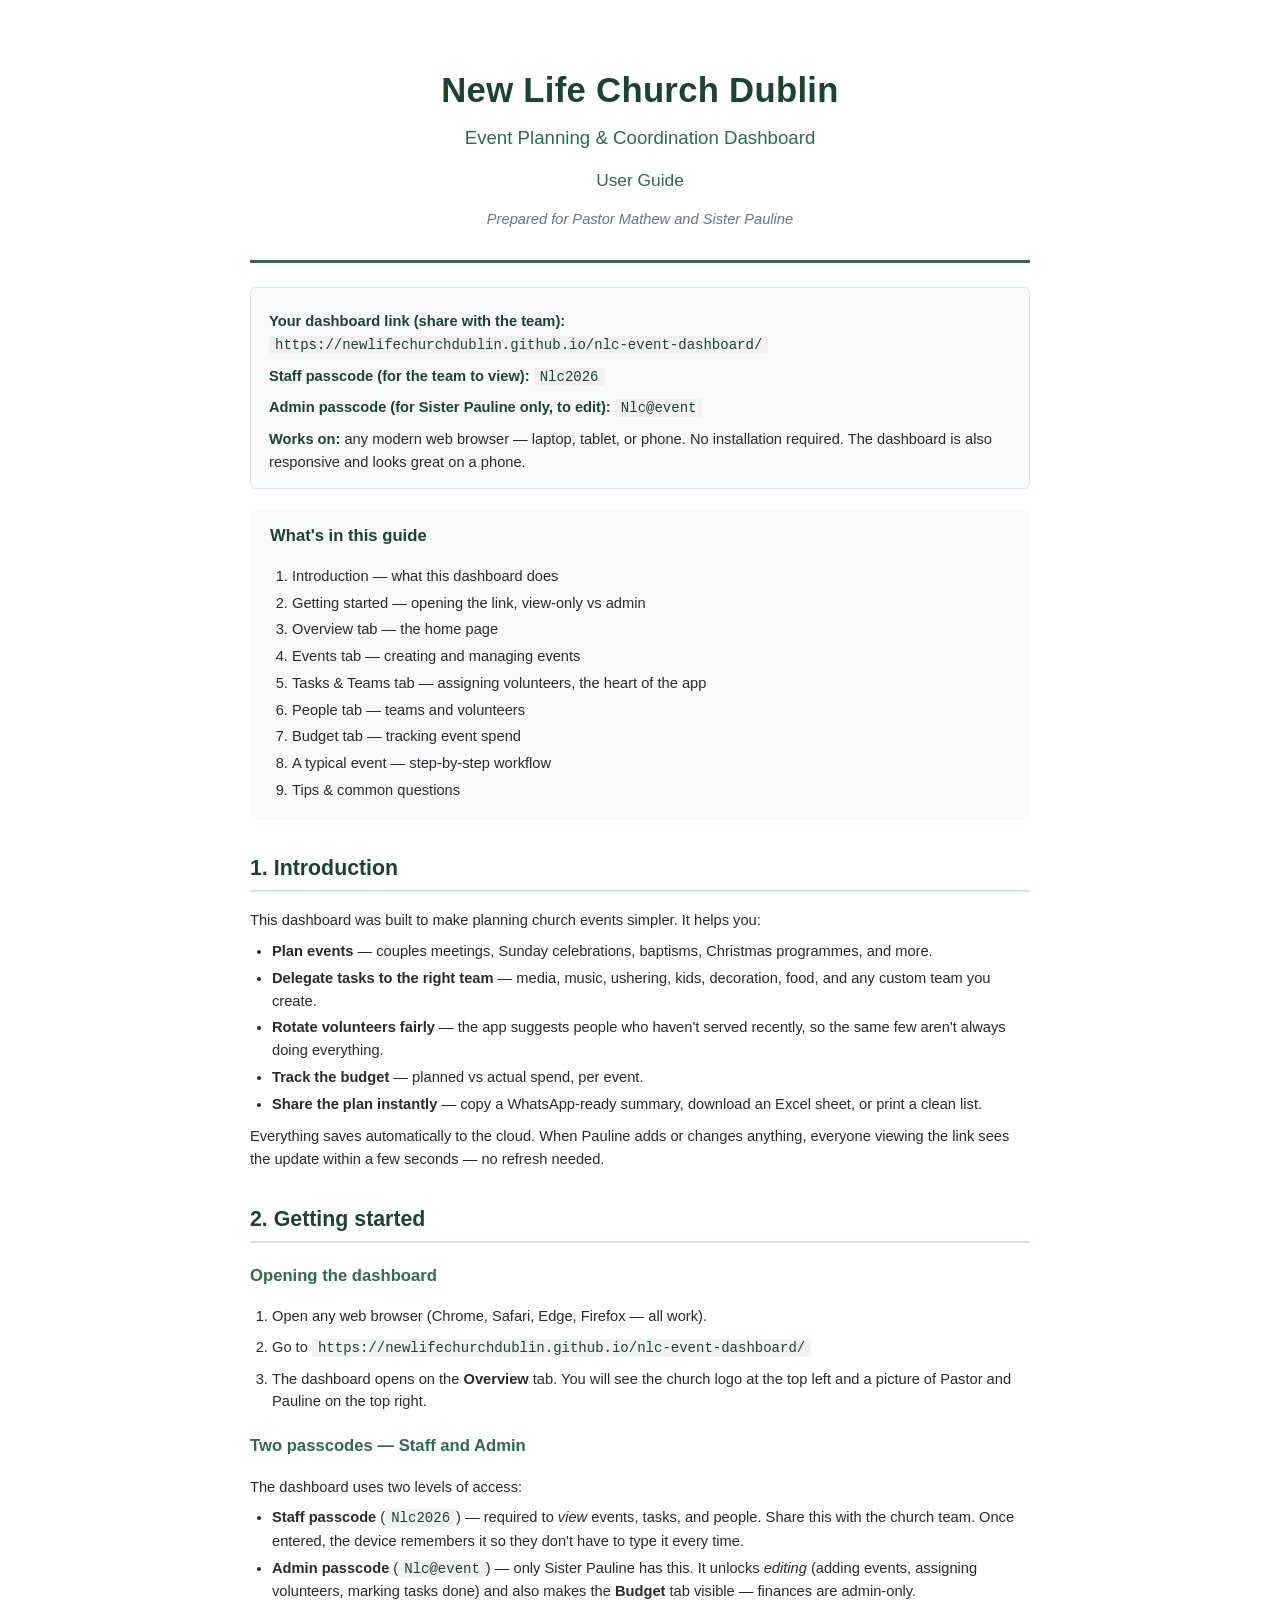
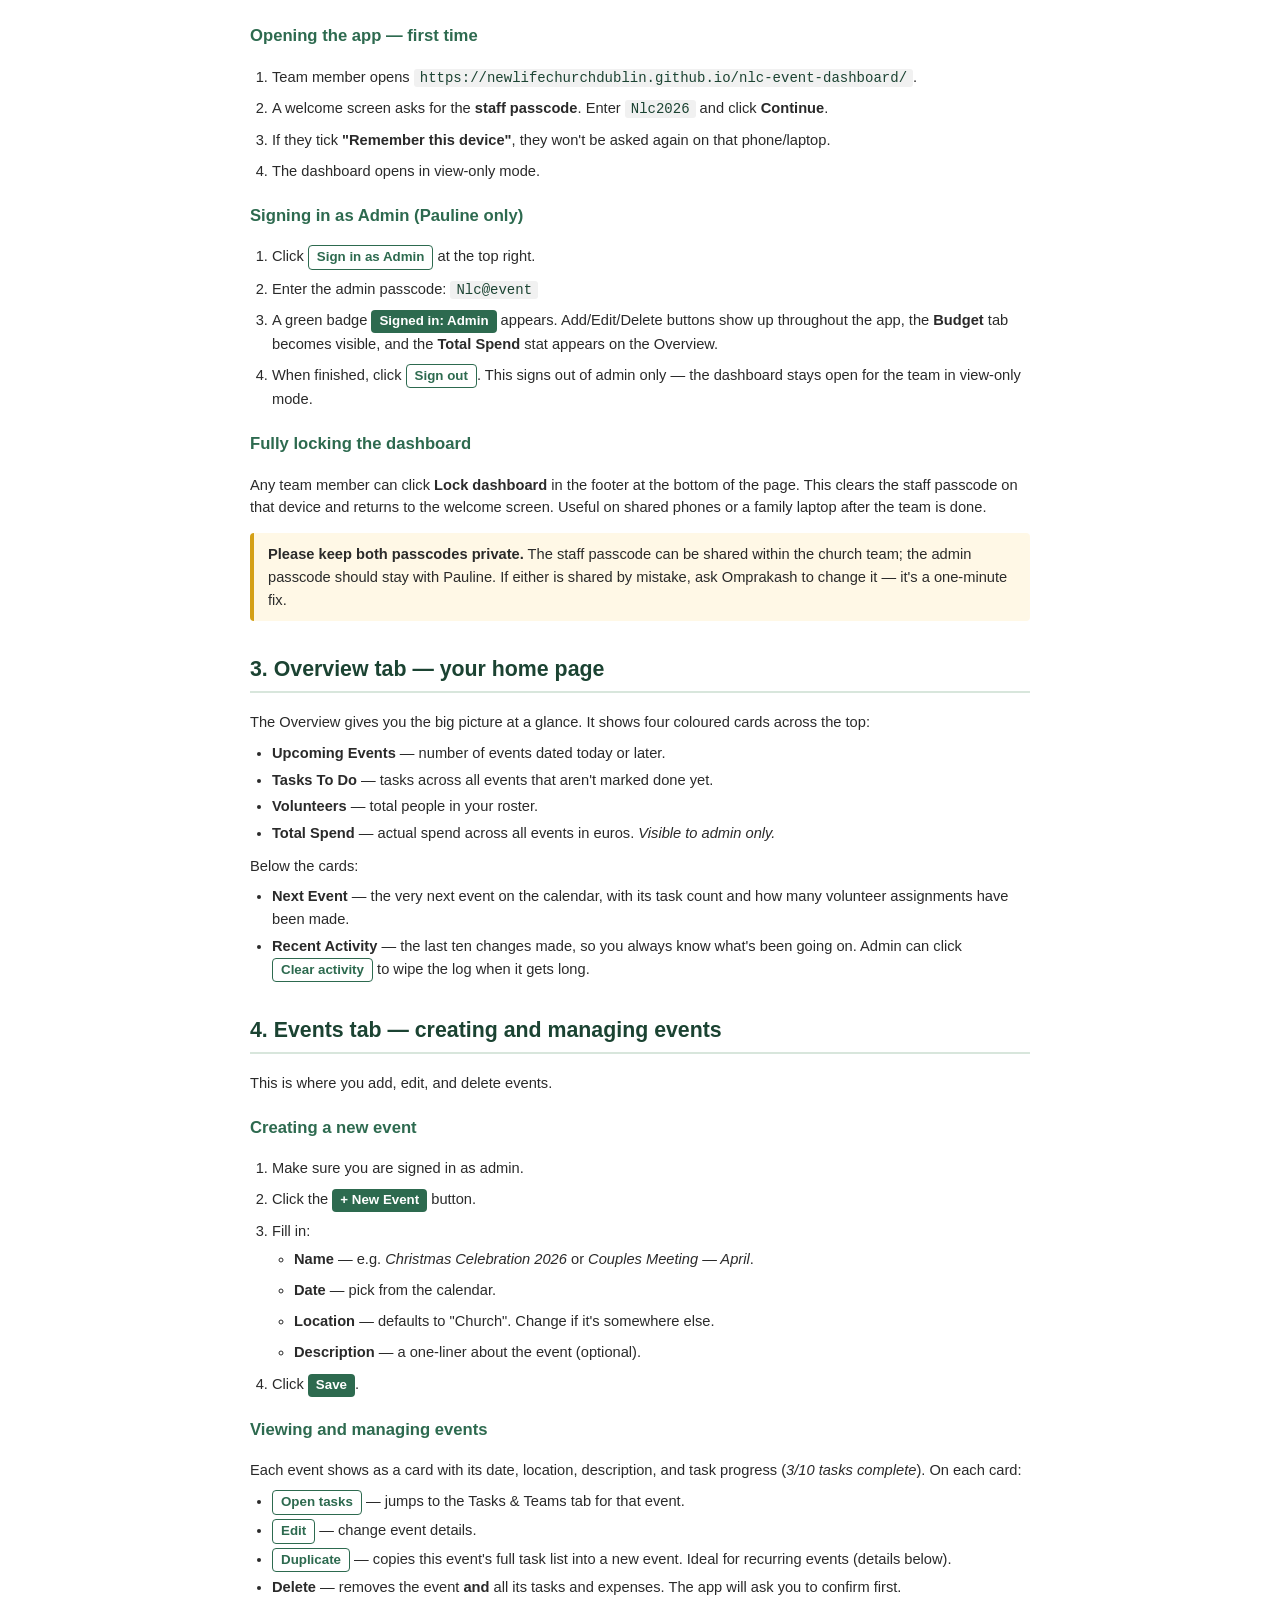
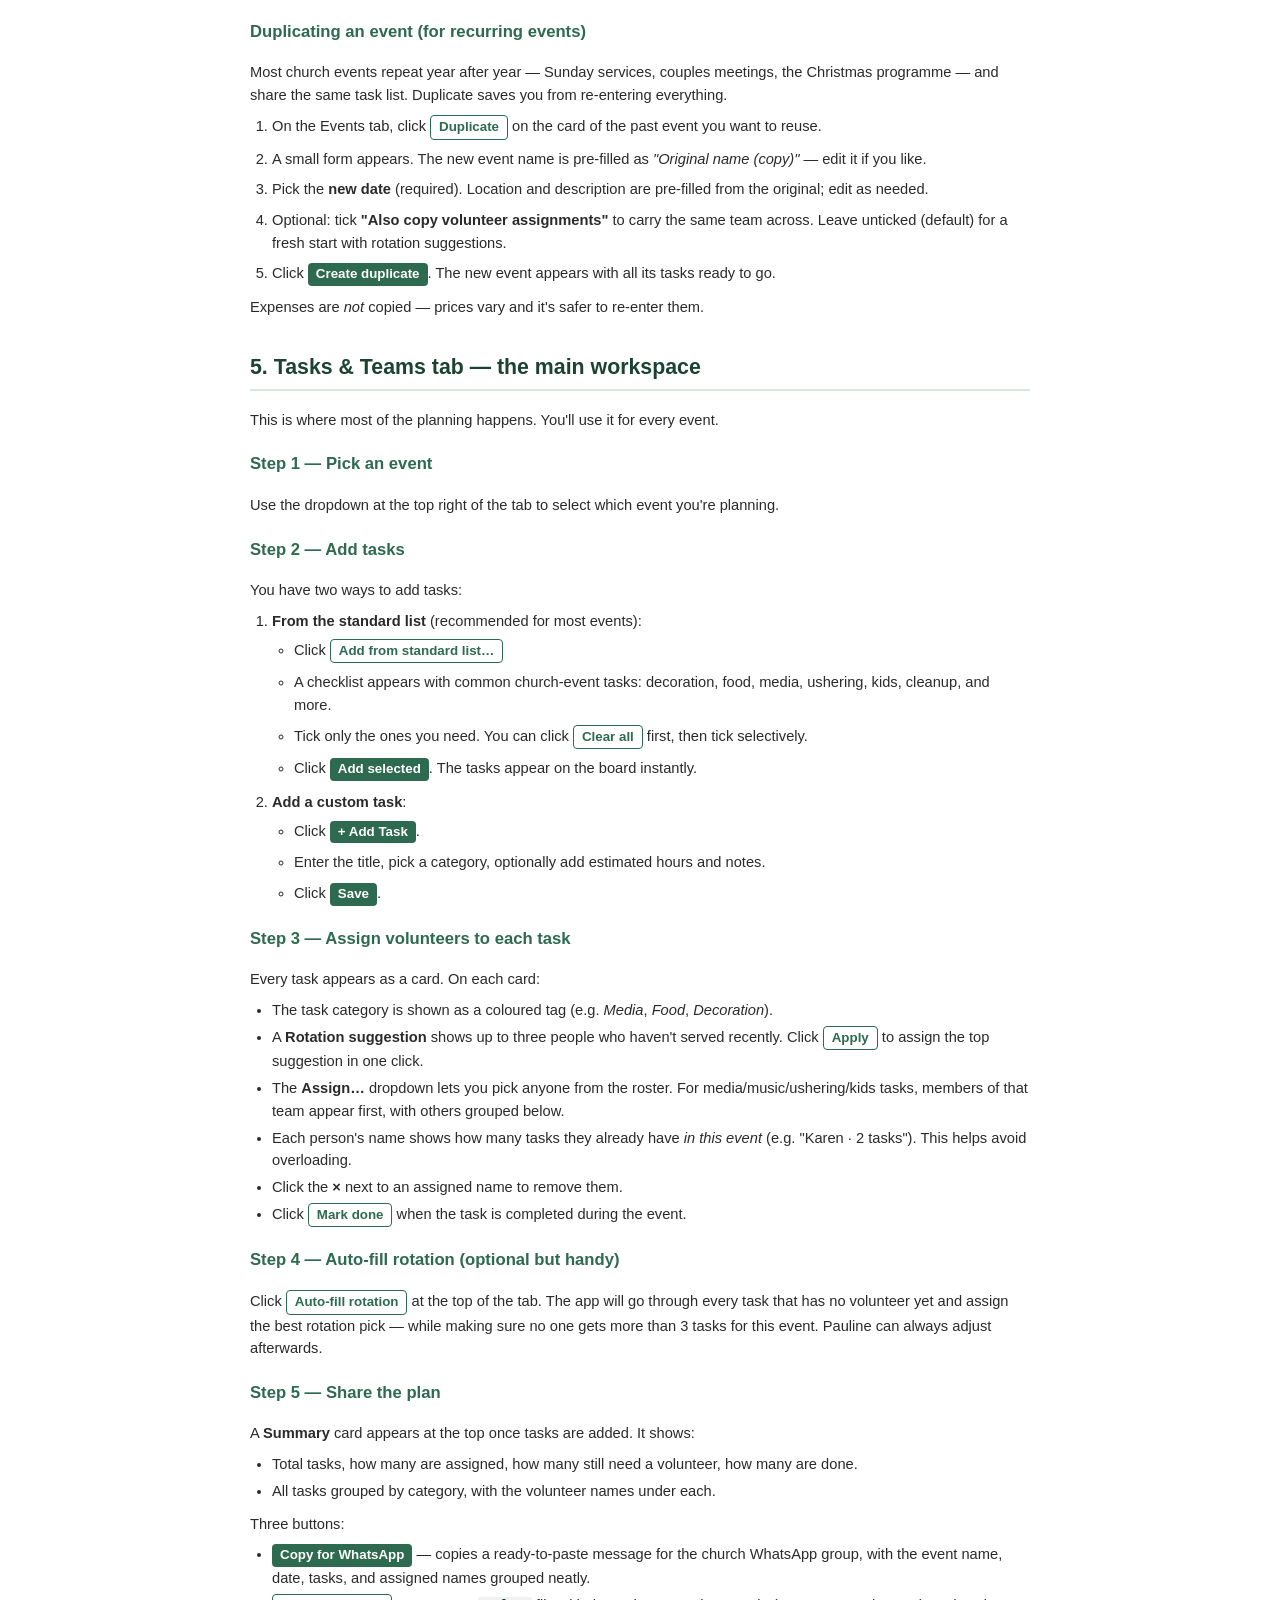
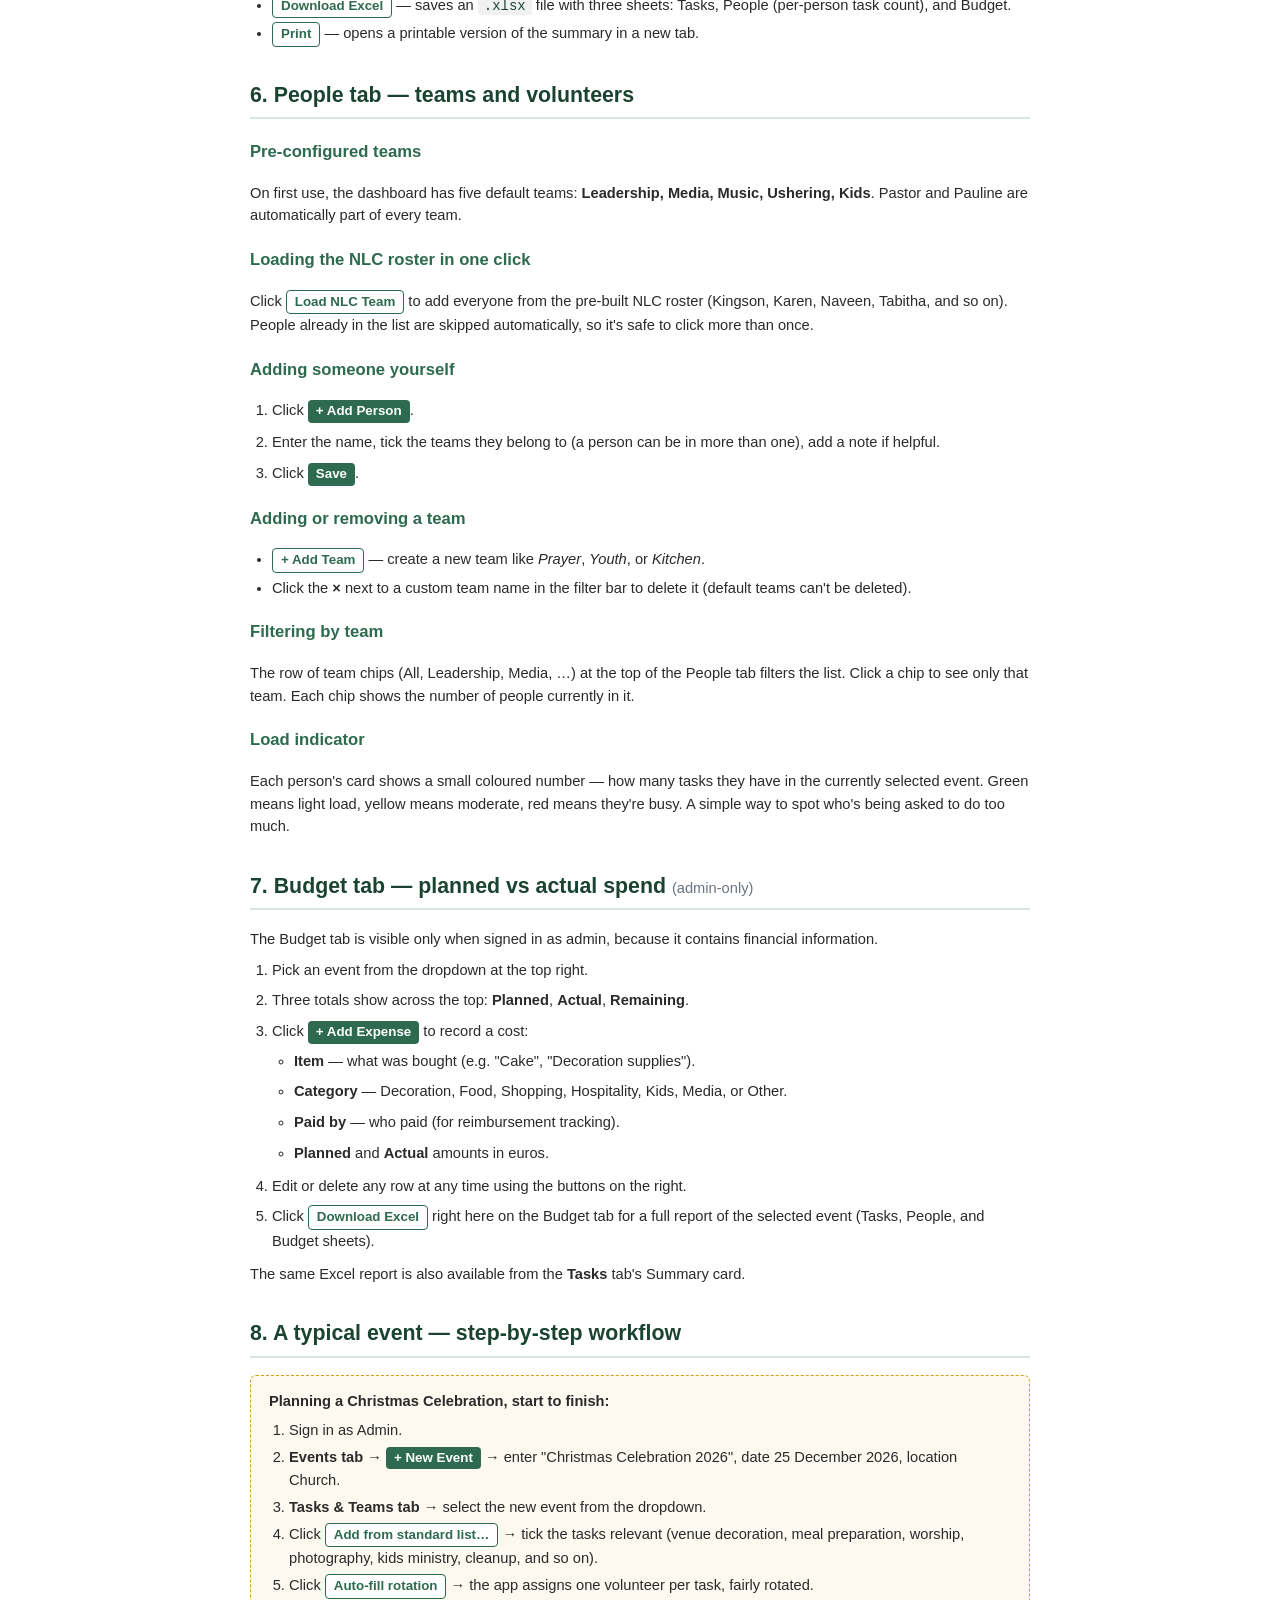
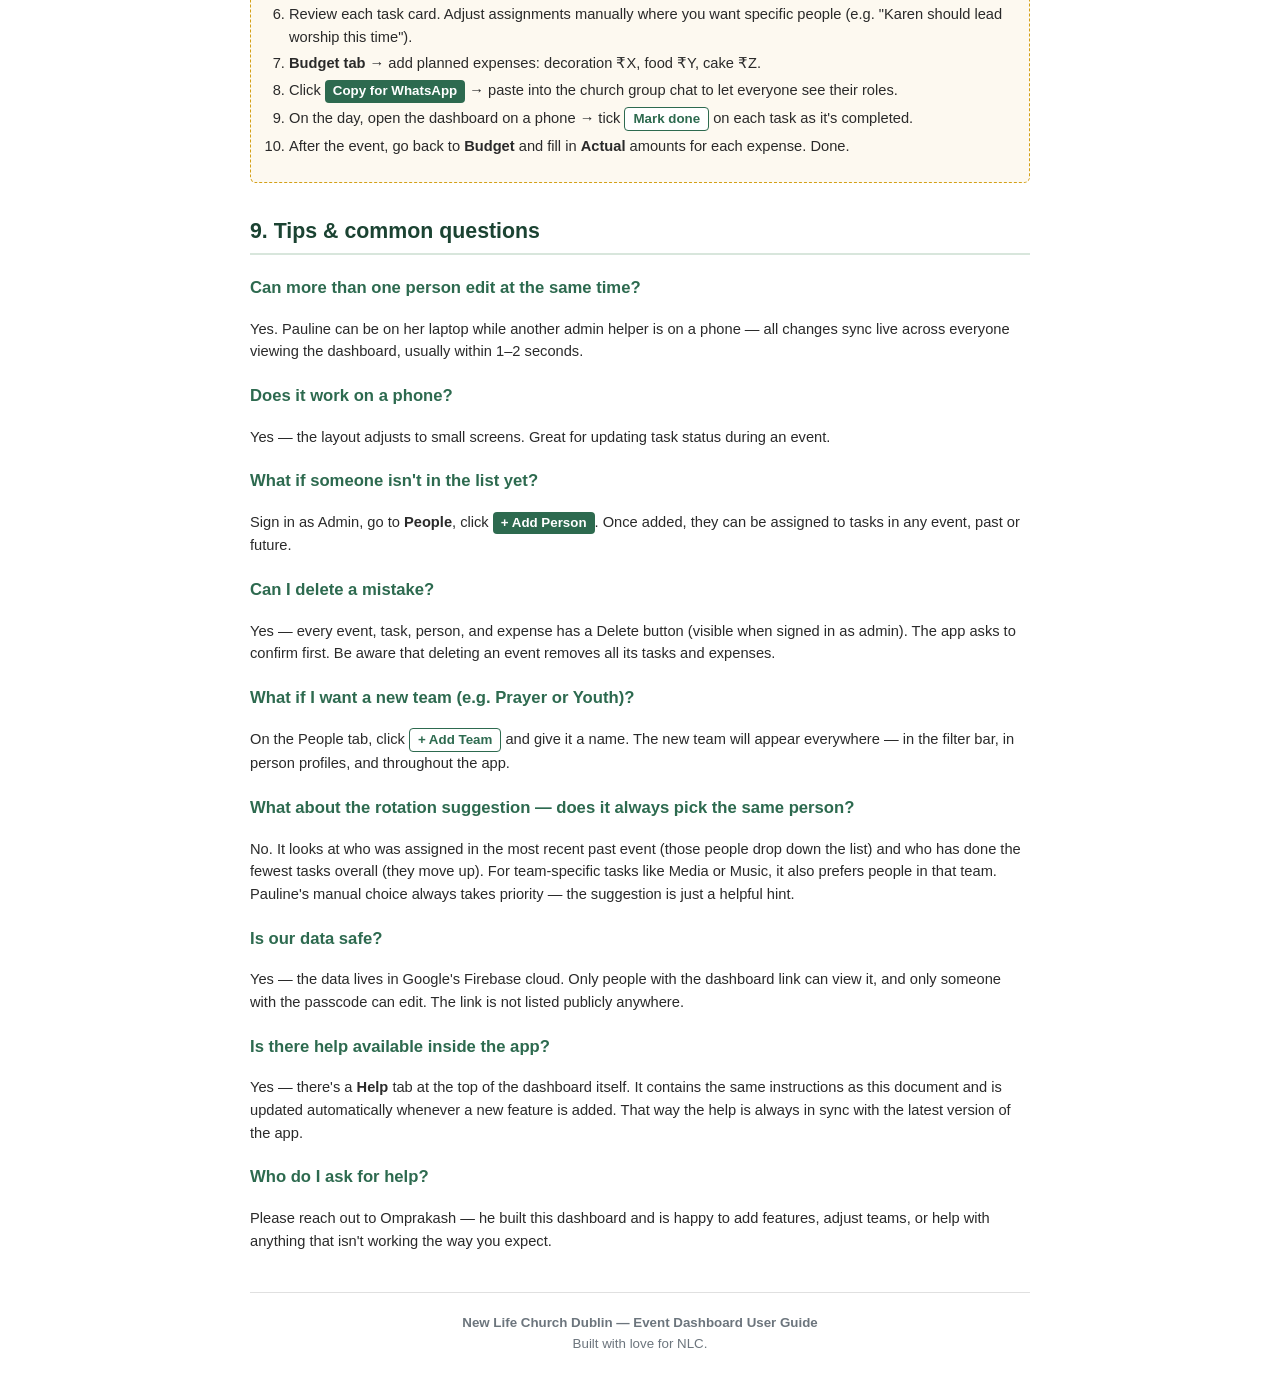
<file: USER_GUIDE.html>
<!DOCTYPE html>
<html lang="en">
<head>
<meta charset="UTF-8" />
<title>NLC Event Dashboard — User Guide</title>
<style>
  @page { size: A4; margin: 18mm 16mm; }
  body {
    font-family: "Segoe UI", Calibri, Arial, sans-serif;
    color: #2a2a2a;
    line-height: 1.55;
    max-width: 780px;
    margin: 24px auto;
    padding: 0 20px;
    font-size: 11pt;
  }
  .cover {
    text-align: center;
    padding: 40px 20px 30px;
    border-bottom: 3px solid #2d6a4f;
    margin-bottom: 24px;
  }
  .cover h1 {
    color: #1b4332;
    font-size: 26pt;
    margin: 0 0 6px;
    letter-spacing: 0.3px;
  }
  .cover .sub {
    color: #2d6a4f;
    font-size: 14pt;
    margin: 0 0 14px;
  }
  .cover .for {
    color: #6c757d;
    font-size: 11pt;
    font-style: italic;
  }
  h2 {
    color: #1b4332;
    border-bottom: 2px solid #d8e6dc;
    padding-bottom: 5px;
    margin-top: 32px;
    font-size: 16pt;
    page-break-after: avoid;
  }
  h3 {
    color: #2d6a4f;
    margin-top: 20px;
    font-size: 12.5pt;
    page-break-after: avoid;
  }
  p { margin: 8px 0; }
  ul, ol { margin: 6px 0 10px; padding-left: 22px; }
  li { margin: 4px 0; }
  .callout {
    background: #f1f8f3;
    border-left: 4px solid #2d6a4f;
    padding: 10px 14px;
    margin: 14px 0;
    border-radius: 4px;
  }
  .callout.warn {
    background: #fff8e6;
    border-left-color: #d4a017;
  }
  .credentials {
    background: #f8f9fa;
    border: 1px solid #d8e6dc;
    padding: 14px 18px;
    border-radius: 6px;
    margin: 16px 0;
  }
  .credentials b { color: #1b4332; }
  code {
    background: #f1f1f1;
    padding: 1px 6px;
    border-radius: 3px;
    font-family: "Consolas", "Courier New", monospace;
    font-size: 10.5pt;
    color: #1b4332;
  }
  .btn-name {
    display: inline-block;
    background: #2d6a4f;
    color: #fff;
    padding: 1px 8px;
    border-radius: 4px;
    font-size: 10pt;
    font-weight: 600;
  }
  .btn-name.outline {
    background: #fff;
    color: #2d6a4f;
    border: 1px solid #2d6a4f;
  }
  .step-list li { margin-bottom: 8px; }
  .workflow {
    background: #fdf9f0;
    border: 1px dashed #d4a017;
    padding: 14px 18px;
    border-radius: 6px;
    margin: 16px 0;
  }
  .workflow ol { padding-left: 20px; }
  footer {
    margin-top: 40px;
    text-align: center;
    color: #6c757d;
    font-size: 10pt;
    border-top: 1px solid #e0e0e0;
    padding-top: 12px;
  }
  .toc {
    background: #f8f9fa;
    padding: 14px 20px;
    border-radius: 6px;
    margin: 20px 0 30px;
  }
  .toc h3 { margin-top: 0; color: #1b4332; }
  .toc ol { margin: 0; padding-left: 22px; }
  .toc a { color: #2d6a4f; text-decoration: none; }
</style>
</head>
<body>

<div class="cover">
  <h1>New Life Church Dublin</h1>
  <div class="sub">Event Planning &amp; Coordination Dashboard</div>
  <div class="sub" style="font-size:13pt">User Guide</div>
  <div class="for">Prepared for Pastor Mathew and Sister Pauline</div>
</div>

<div class="credentials">
  <p><b>Your dashboard link (share with the team):</b><br>
  <code>https://newlifechurchdublin.github.io/nlc-event-dashboard/</code></p>
  <p><b>Staff passcode (for the team to view):</b> <code>Nlc2026</code></p>
  <p><b>Admin passcode (for Sister Pauline only, to edit):</b> <code>Nlc@event</code></p>
  <p style="margin-bottom:0"><b>Works on:</b> any modern web browser — laptop, tablet, or phone. No installation required. The dashboard is also responsive and looks great on a phone.</p>
</div>

<div class="toc">
  <h3>What's in this guide</h3>
  <ol>
    <li>Introduction — what this dashboard does</li>
    <li>Getting started — opening the link, view-only vs admin</li>
    <li>Overview tab — the home page</li>
    <li>Events tab — creating and managing events</li>
    <li>Tasks &amp; Teams tab — assigning volunteers, the heart of the app</li>
    <li>People tab — teams and volunteers</li>
    <li>Budget tab — tracking event spend</li>
    <li>A typical event — step-by-step workflow</li>
    <li>Tips &amp; common questions</li>
  </ol>
</div>

<h2>1. Introduction</h2>
<p>This dashboard was built to make planning church events simpler. It helps you:</p>
<ul>
  <li><b>Plan events</b> — couples meetings, Sunday celebrations, baptisms, Christmas programmes, and more.</li>
  <li><b>Delegate tasks to the right team</b> — media, music, ushering, kids, decoration, food, and any custom team you create.</li>
  <li><b>Rotate volunteers fairly</b> — the app suggests people who haven't served recently, so the same few aren't always doing everything.</li>
  <li><b>Track the budget</b> — planned vs actual spend, per event.</li>
  <li><b>Share the plan instantly</b> — copy a WhatsApp-ready summary, download an Excel sheet, or print a clean list.</li>
</ul>
<p>Everything saves automatically to the cloud. When Pauline adds or changes anything, everyone viewing the link sees the update within a few seconds — no refresh needed.</p>

<h2>2. Getting started</h2>

<h3>Opening the dashboard</h3>
<ol class="step-list">
  <li>Open any web browser (Chrome, Safari, Edge, Firefox — all work).</li>
  <li>Go to <code>https://newlifechurchdublin.github.io/nlc-event-dashboard/</code></li>
  <li>The dashboard opens on the <b>Overview</b> tab. You will see the church logo at the top left and a picture of Pastor and Pauline on the top right.</li>
</ol>

<h3>Two passcodes — Staff and Admin</h3>
<p>The dashboard uses two levels of access:</p>
<ul>
  <li><b>Staff passcode</b> (<code>Nlc2026</code>) — required to <i>view</i> events, tasks, and people. Share this with the church team. Once entered, the device remembers it so they don't have to type it every time.</li>
  <li><b>Admin passcode</b> (<code>Nlc@event</code>) — only Sister Pauline has this. It unlocks <i>editing</i> (adding events, assigning volunteers, marking tasks done) and also makes the <b>Budget</b> tab visible — finances are admin-only.</li>
</ul>

<h3>Opening the app — first time</h3>
<ol class="step-list">
  <li>Team member opens <code>https://newlifechurchdublin.github.io/nlc-event-dashboard/</code>.</li>
  <li>A welcome screen asks for the <b>staff passcode</b>. Enter <code>Nlc2026</code> and click <b>Continue</b>.</li>
  <li>If they tick <b>"Remember this device"</b>, they won't be asked again on that phone/laptop.</li>
  <li>The dashboard opens in view-only mode.</li>
</ol>

<h3>Signing in as Admin (Pauline only)</h3>
<ol class="step-list">
  <li>Click <span class="btn-name outline">Sign in as Admin</span> at the top right.</li>
  <li>Enter the admin passcode: <code>Nlc@event</code></li>
  <li>A green badge <span class="btn-name">Signed in: Admin</span> appears. Add/Edit/Delete buttons show up throughout the app, the <b>Budget</b> tab becomes visible, and the <b>Total Spend</b> stat appears on the Overview.</li>
  <li>When finished, click <span class="btn-name outline">Sign out</span>. This signs out of admin only — the dashboard stays open for the team in view-only mode.</li>
</ol>

<h3>Fully locking the dashboard</h3>
<p>Any team member can click <b>Lock dashboard</b> in the footer at the bottom of the page. This clears the staff passcode on that device and returns to the welcome screen. Useful on shared phones or a family laptop after the team is done.</p>

<div class="callout warn">
  <b>Please keep both passcodes private.</b> The staff passcode can be shared within the church team; the admin passcode should stay with Pauline. If either is shared by mistake, ask Omprakash to change it — it's a one-minute fix.
</div>

<h2>3. Overview tab — your home page</h2>
<p>The Overview gives you the big picture at a glance. It shows four coloured cards across the top:</p>
<ul>
  <li><b>Upcoming Events</b> — number of events dated today or later.</li>
  <li><b>Tasks To Do</b> — tasks across all events that aren't marked done yet.</li>
  <li><b>Volunteers</b> — total people in your roster.</li>
  <li><b>Total Spend</b> — actual spend across all events in euros. <i>Visible to admin only.</i></li>
</ul>
<p>Below the cards:</p>
<ul>
  <li><b>Next Event</b> — the very next event on the calendar, with its task count and how many volunteer assignments have been made.</li>
  <li><b>Recent Activity</b> — the last ten changes made, so you always know what's been going on. Admin can click <span class="btn-name outline">Clear activity</span> to wipe the log when it gets long.</li>
</ul>

<h2>4. Events tab — creating and managing events</h2>
<p>This is where you add, edit, and delete events.</p>

<h3>Creating a new event</h3>
<ol class="step-list">
  <li>Make sure you are signed in as admin.</li>
  <li>Click the <span class="btn-name">+ New Event</span> button.</li>
  <li>Fill in:
    <ul>
      <li><b>Name</b> — e.g. <i>Christmas Celebration 2026</i> or <i>Couples Meeting — April</i>.</li>
      <li><b>Date</b> — pick from the calendar.</li>
      <li><b>Location</b> — defaults to "Church". Change if it's somewhere else.</li>
      <li><b>Description</b> — a one-liner about the event (optional).</li>
    </ul>
  </li>
  <li>Click <span class="btn-name">Save</span>.</li>
</ol>

<h3>Viewing and managing events</h3>
<p>Each event shows as a card with its date, location, description, and task progress (<i>3/10 tasks complete</i>). On each card:</p>
<ul>
  <li><span class="btn-name outline">Open tasks</span> — jumps to the Tasks &amp; Teams tab for that event.</li>
  <li><span class="btn-name outline">Edit</span> — change event details.</li>
  <li><span class="btn-name outline">Duplicate</span> — copies this event's full task list into a new event. Ideal for recurring events (details below).</li>
  <li><b>Delete</b> — removes the event <b>and</b> all its tasks and expenses. The app will ask you to confirm first.</li>
</ul>

<h3>Duplicating an event (for recurring events)</h3>
<p>Most church events repeat year after year — Sunday services, couples meetings, the Christmas programme — and share the same task list. Duplicate saves you from re-entering everything.</p>
<ol class="step-list">
  <li>On the Events tab, click <span class="btn-name outline">Duplicate</span> on the card of the past event you want to reuse.</li>
  <li>A small form appears. The new event name is pre-filled as <i>"Original name (copy)"</i> — edit it if you like.</li>
  <li>Pick the <b>new date</b> (required). Location and description are pre-filled from the original; edit as needed.</li>
  <li>Optional: tick <b>"Also copy volunteer assignments"</b> to carry the same team across. Leave unticked (default) for a fresh start with rotation suggestions.</li>
  <li>Click <span class="btn-name">Create duplicate</span>. The new event appears with all its tasks ready to go.</li>
</ol>
<p>Expenses are <i>not</i> copied — prices vary and it's safer to re-enter them.</p>

<h2>5. Tasks &amp; Teams tab — the main workspace</h2>
<p>This is where most of the planning happens. You'll use it for every event.</p>

<h3>Step 1 — Pick an event</h3>
<p>Use the dropdown at the top right of the tab to select which event you're planning.</p>

<h3>Step 2 — Add tasks</h3>
<p>You have two ways to add tasks:</p>
<ol class="step-list">
  <li><b>From the standard list</b> (recommended for most events):
    <ul>
      <li>Click <span class="btn-name outline">Add from standard list…</span></li>
      <li>A checklist appears with common church-event tasks: decoration, food, media, ushering, kids, cleanup, and more.</li>
      <li>Tick only the ones you need. You can click <span class="btn-name outline">Clear all</span> first, then tick selectively.</li>
      <li>Click <span class="btn-name">Add selected</span>. The tasks appear on the board instantly.</li>
    </ul>
  </li>
  <li><b>Add a custom task</b>:
    <ul>
      <li>Click <span class="btn-name">+ Add Task</span>.</li>
      <li>Enter the title, pick a category, optionally add estimated hours and notes.</li>
      <li>Click <span class="btn-name">Save</span>.</li>
    </ul>
  </li>
</ol>

<h3>Step 3 — Assign volunteers to each task</h3>
<p>Every task appears as a card. On each card:</p>
<ul>
  <li>The task category is shown as a coloured tag (e.g. <i>Media</i>, <i>Food</i>, <i>Decoration</i>).</li>
  <li>A <b>Rotation suggestion</b> shows up to three people who haven't served recently. Click <span class="btn-name outline">Apply</span> to assign the top suggestion in one click.</li>
  <li>The <b>Assign…</b> dropdown lets you pick anyone from the roster. For media/music/ushering/kids tasks, members of that team appear first, with others grouped below.</li>
  <li>Each person's name shows how many tasks they already have <i>in this event</i> (e.g. "Karen · 2 tasks"). This helps avoid overloading.</li>
  <li>Click the <b>×</b> next to an assigned name to remove them.</li>
  <li>Click <span class="btn-name outline">Mark done</span> when the task is completed during the event.</li>
</ul>

<h3>Step 4 — Auto-fill rotation (optional but handy)</h3>
<p>Click <span class="btn-name outline">Auto-fill rotation</span> at the top of the tab. The app will go through every task that has no volunteer yet and assign the best rotation pick — while making sure no one gets more than 3 tasks for this event. Pauline can always adjust afterwards.</p>

<h3>Step 5 — Share the plan</h3>
<p>A <b>Summary</b> card appears at the top once tasks are added. It shows:</p>
<ul>
  <li>Total tasks, how many are assigned, how many still need a volunteer, how many are done.</li>
  <li>All tasks grouped by category, with the volunteer names under each.</li>
</ul>
<p>Three buttons:</p>
<ul>
  <li><span class="btn-name">Copy for WhatsApp</span> — copies a ready-to-paste message for the church WhatsApp group, with the event name, date, tasks, and assigned names grouped neatly.</li>
  <li><span class="btn-name outline">Download Excel</span> — saves an <code>.xlsx</code> file with three sheets: Tasks, People (per-person task count), and Budget.</li>
  <li><span class="btn-name outline">Print</span> — opens a printable version of the summary in a new tab.</li>
</ul>

<h2>6. People tab — teams and volunteers</h2>

<h3>Pre-configured teams</h3>
<p>On first use, the dashboard has five default teams: <b>Leadership, Media, Music, Ushering, Kids</b>. Pastor and Pauline are automatically part of every team.</p>

<h3>Loading the NLC roster in one click</h3>
<p>Click <span class="btn-name outline">Load NLC Team</span> to add everyone from the pre-built NLC roster (Kingson, Karen, Naveen, Tabitha, and so on). People already in the list are skipped automatically, so it's safe to click more than once.</p>

<h3>Adding someone yourself</h3>
<ol class="step-list">
  <li>Click <span class="btn-name">+ Add Person</span>.</li>
  <li>Enter the name, tick the teams they belong to (a person can be in more than one), add a note if helpful.</li>
  <li>Click <span class="btn-name">Save</span>.</li>
</ol>

<h3>Adding or removing a team</h3>
<ul>
  <li><span class="btn-name outline">+ Add Team</span> — create a new team like <i>Prayer</i>, <i>Youth</i>, or <i>Kitchen</i>.</li>
  <li>Click the <b>×</b> next to a custom team name in the filter bar to delete it (default teams can't be deleted).</li>
</ul>

<h3>Filtering by team</h3>
<p>The row of team chips (All, Leadership, Media, …) at the top of the People tab filters the list. Click a chip to see only that team. Each chip shows the number of people currently in it.</p>

<h3>Load indicator</h3>
<p>Each person's card shows a small coloured number — how many tasks they have in the currently selected event. Green means light load, yellow means moderate, red means they're busy. A simple way to spot who's being asked to do too much.</p>

<h2>7. Budget tab — planned vs actual spend <span style="font-size:11pt;color:#6c757d;font-weight:400">(admin-only)</span></h2>
<p>The Budget tab is visible only when signed in as admin, because it contains financial information.</p>
<ol class="step-list">
  <li>Pick an event from the dropdown at the top right.</li>
  <li>Three totals show across the top: <b>Planned</b>, <b>Actual</b>, <b>Remaining</b>.</li>
  <li>Click <span class="btn-name">+ Add Expense</span> to record a cost:
    <ul>
      <li><b>Item</b> — what was bought (e.g. "Cake", "Decoration supplies").</li>
      <li><b>Category</b> — Decoration, Food, Shopping, Hospitality, Kids, Media, or Other.</li>
      <li><b>Paid by</b> — who paid (for reimbursement tracking).</li>
      <li><b>Planned</b> and <b>Actual</b> amounts in euros.</li>
    </ul>
  </li>
  <li>Edit or delete any row at any time using the buttons on the right.</li>
  <li>Click <span class="btn-name outline">Download Excel</span> right here on the Budget tab for a full report of the selected event (Tasks, People, and Budget sheets).</li>
</ol>
<p>The same Excel report is also available from the <b>Tasks</b> tab's Summary card.</p>

<h2>8. A typical event — step-by-step workflow</h2>
<div class="workflow">
<b>Planning a Christmas Celebration, start to finish:</b>
<ol>
  <li>Sign in as Admin.</li>
  <li><b>Events tab</b> → <span class="btn-name">+ New Event</span> → enter "Christmas Celebration 2026", date 25 December 2026, location Church.</li>
  <li><b>Tasks &amp; Teams tab</b> → select the new event from the dropdown.</li>
  <li>Click <span class="btn-name outline">Add from standard list…</span> → tick the tasks relevant (venue decoration, meal preparation, worship, photography, kids ministry, cleanup, and so on).</li>
  <li>Click <span class="btn-name outline">Auto-fill rotation</span> → the app assigns one volunteer per task, fairly rotated.</li>
  <li>Review each task card. Adjust assignments manually where you want specific people (e.g. "Karen should lead worship this time").</li>
  <li><b>Budget tab</b> → add planned expenses: decoration ₹X, food ₹Y, cake ₹Z.</li>
  <li>Click <span class="btn-name">Copy for WhatsApp</span> → paste into the church group chat to let everyone see their roles.</li>
  <li>On the day, open the dashboard on a phone → tick <span class="btn-name outline">Mark done</span> on each task as it's completed.</li>
  <li>After the event, go back to <b>Budget</b> and fill in <b>Actual</b> amounts for each expense. Done.</li>
</ol>
</div>

<h2>9. Tips &amp; common questions</h2>

<h3>Can more than one person edit at the same time?</h3>
<p>Yes. Pauline can be on her laptop while another admin helper is on a phone — all changes sync live across everyone viewing the dashboard, usually within 1–2 seconds.</p>

<h3>Does it work on a phone?</h3>
<p>Yes — the layout adjusts to small screens. Great for updating task status during an event.</p>

<h3>What if someone isn't in the list yet?</h3>
<p>Sign in as Admin, go to <b>People</b>, click <span class="btn-name">+ Add Person</span>. Once added, they can be assigned to tasks in any event, past or future.</p>

<h3>Can I delete a mistake?</h3>
<p>Yes — every event, task, person, and expense has a Delete button (visible when signed in as admin). The app asks to confirm first. Be aware that deleting an event removes all its tasks and expenses.</p>

<h3>What if I want a new team (e.g. Prayer or Youth)?</h3>
<p>On the People tab, click <span class="btn-name outline">+ Add Team</span> and give it a name. The new team will appear everywhere — in the filter bar, in person profiles, and throughout the app.</p>

<h3>What about the rotation suggestion — does it always pick the same person?</h3>
<p>No. It looks at who was assigned in the most recent past event (those people drop down the list) and who has done the fewest tasks overall (they move up). For team-specific tasks like Media or Music, it also prefers people in that team. Pauline's manual choice always takes priority — the suggestion is just a helpful hint.</p>

<h3>Is our data safe?</h3>
<p>Yes — the data lives in Google's Firebase cloud. Only people with the dashboard link can view it, and only someone with the passcode can edit. The link is not listed publicly anywhere.</p>

<h3>Is there help available inside the app?</h3>
<p>Yes — there's a <b>Help</b> tab at the top of the dashboard itself. It contains the same instructions as this document and is updated automatically whenever a new feature is added. That way the help is always in sync with the latest version of the app.</p>

<h3>Who do I ask for help?</h3>
<p>Please reach out to Omprakash — he built this dashboard and is happy to add features, adjust teams, or help with anything that isn't working the way you expect.</p>

<footer>
  <p><b>New Life Church Dublin — Event Dashboard User Guide</b><br>
  Built with love for NLC.</p>
</footer>

</body>
</html>
</file>
